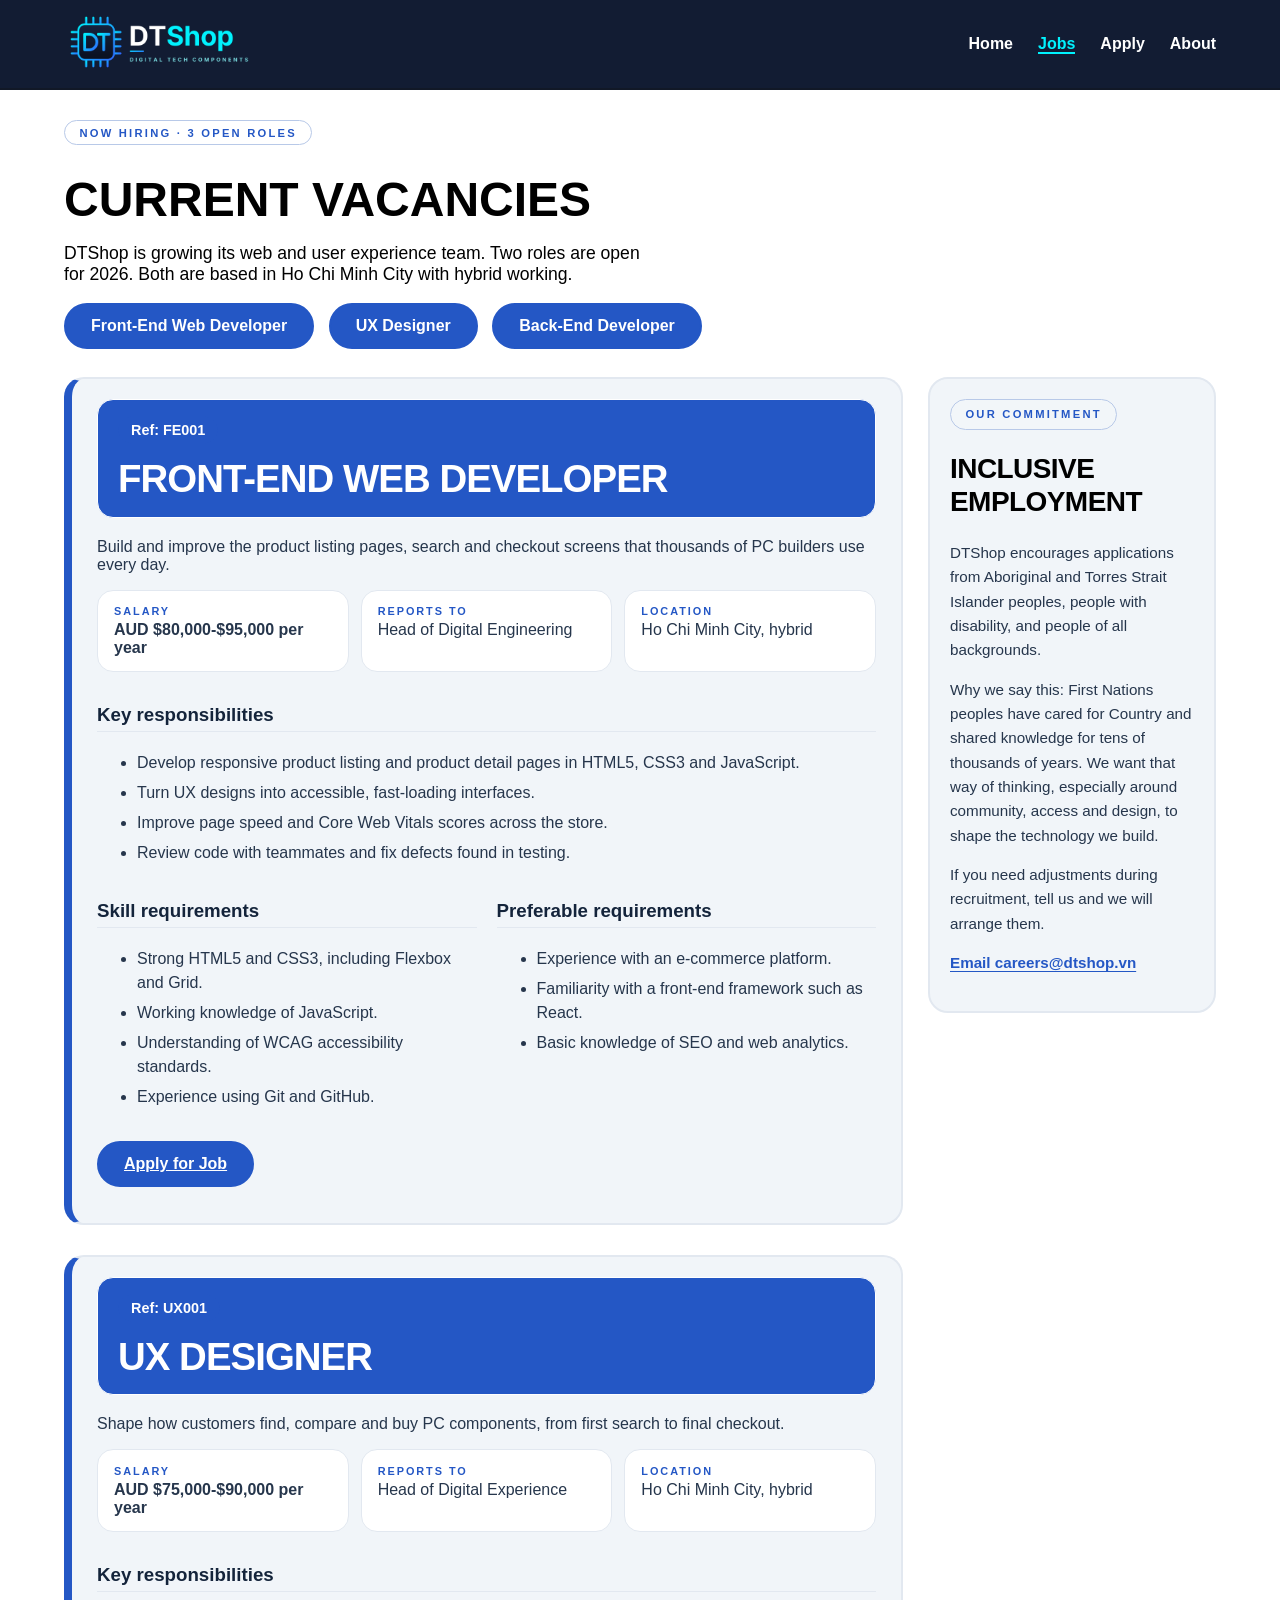
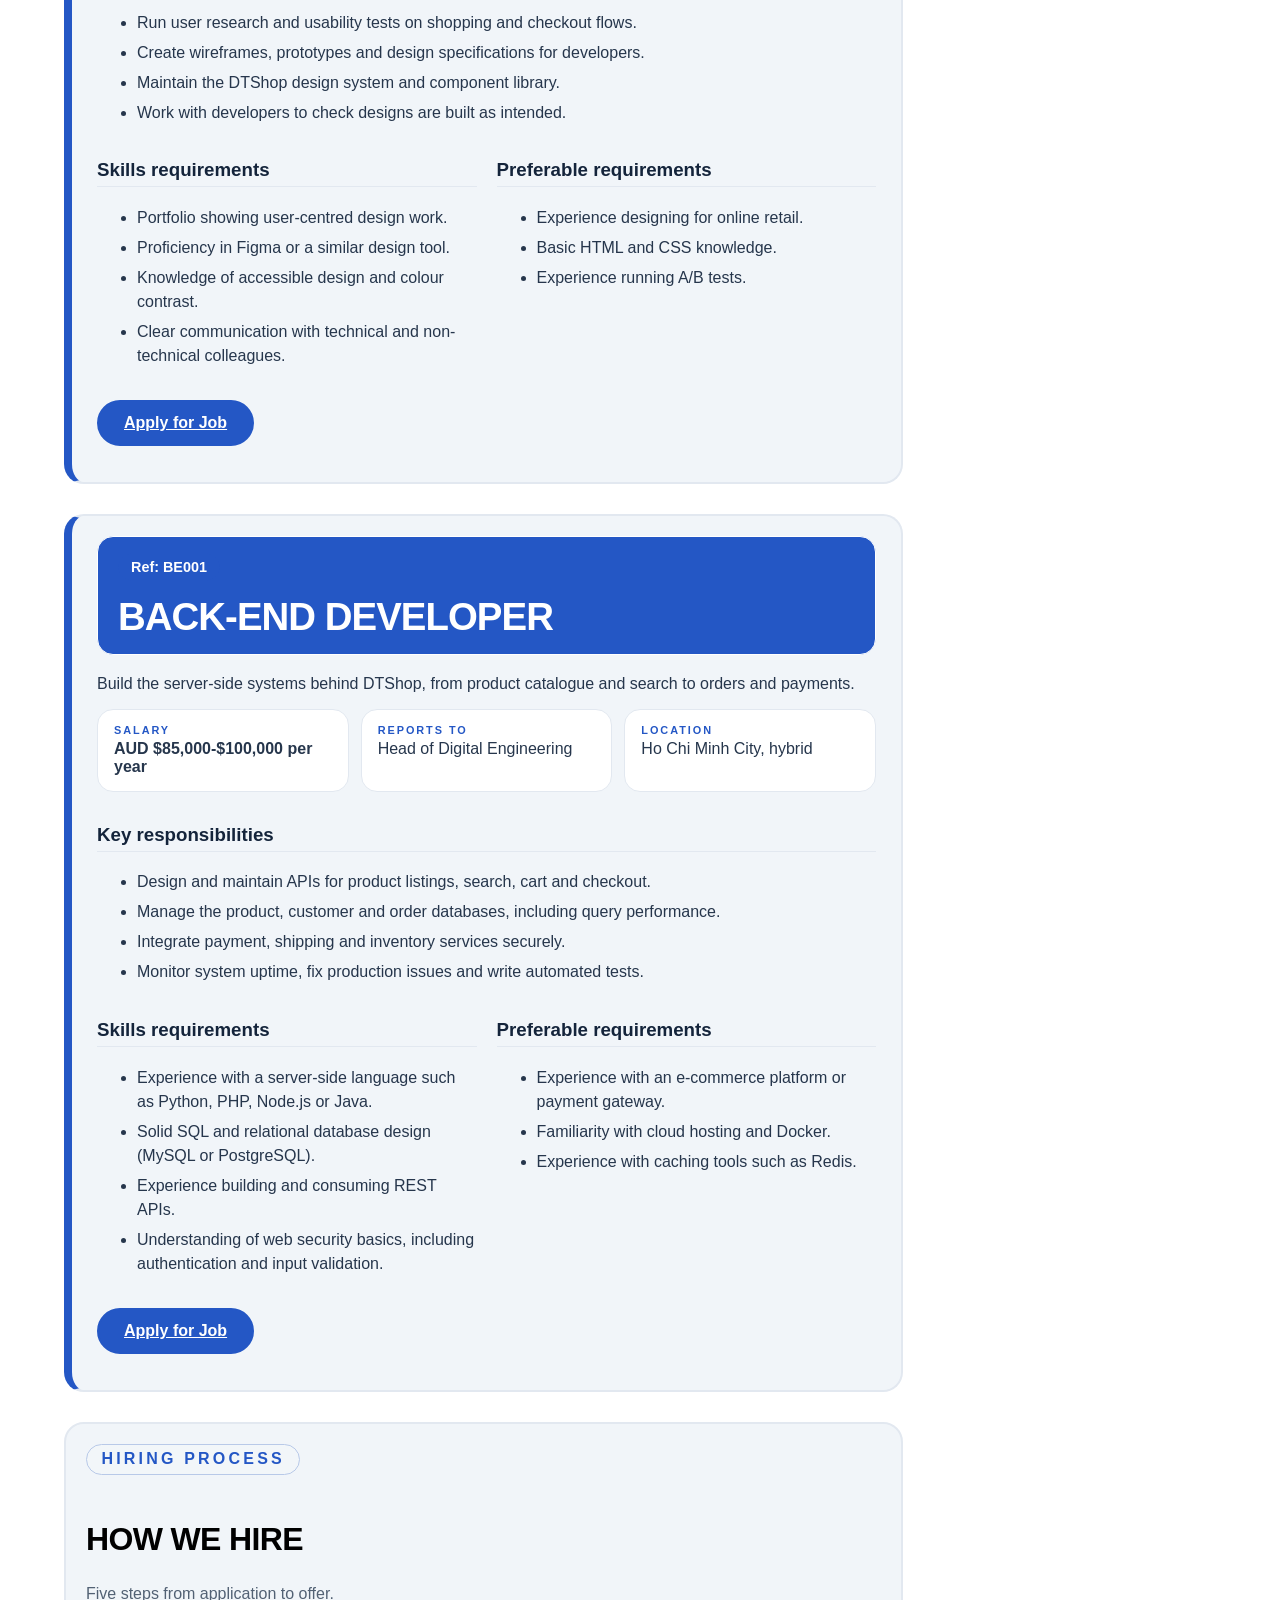
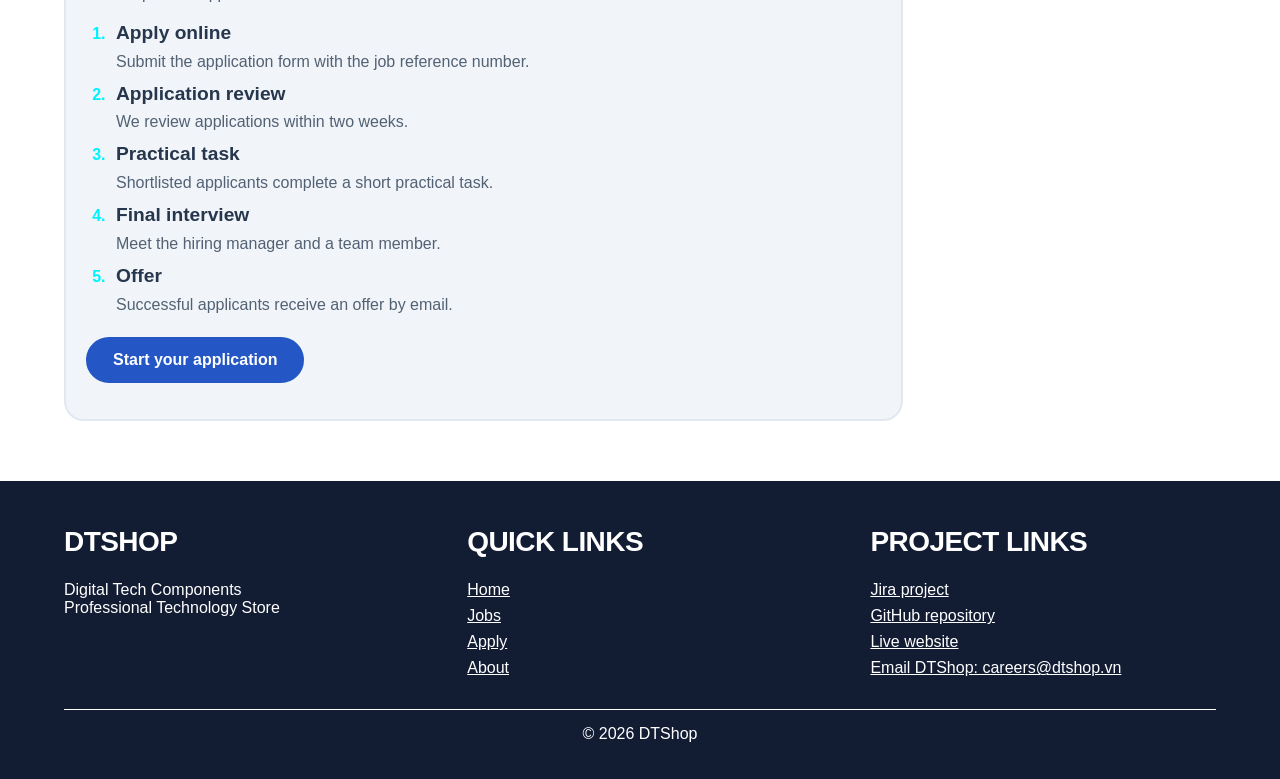
<file: jobs.html>
<!DOCTYPE html>
<html lang="en">

<head>
    <meta charset="UTF-8">
    <meta name="viewport" content="width=device-width, initial-scale=1.0">
    <meta name="description" content="DTShop current vacancies: Front-End Web Developer and UX Designer roles.">
    <meta name="keywords" content="DTShop, jobs, front-end developer, UX designer, COS10026, Project Part 1">
    <meta name="author" content="Wilson's Dream Team">

    <link rel="icon" type="image/png" href="images/logo.png">
    <link rel="stylesheet" href="styles/styles.css">
    <title>DTShop - Jobs</title>
</head>

<body>
    <header>
        <a href="index.html"><img src="images/logo.png" alt="DTShop logo - Digital Tech Components" width="200"></a>
        <nav>
            <ul>
                <li><a href="index.html">Home</a></li>
                <li><a href="jobs.html" aria-current="page">Jobs</a></li>
                <li><a href="apply.html">Apply</a></li>
                <li><a href="about.html">About</a></li>
            </ul>
        </nav>
    </header>

    <main>
        <section class="page-intro">
            <p class="eyebrow">Now hiring &middot; 3 open roles</p>
            <h1>Current vacancies</h1>
            <p>
                DTShop is growing its web and user experience team. Two roles are open for 2026. Both are based in
                Ho Chi Minh City with hybrid working.
            </p>
            <nav class="jump-links" aria-label="Jump to a job">
                <a class="button" href="#F1">Front-End Web Developer</a>
                <a class="button" href="#U1">UX Designer</a>
                <a class="button" href="#B1">Back-End Developer</a>
            </nav>
        </section>
        <br>
        <div class="jobs-layout">
            <aside class="side-note" aria-labelledby="eeo-title">
                <p class="eyebrow">Our commitment</p>
                <h2 id="eeo-title">Inclusive employment</h2>
                <p>DTShop encourages applications from Aboriginal and Torres Strait Islander peoples, people with disability, and people of
                all backgrounds.</p>
                <p>Why we say this: First Nations peoples have cared for Country and shared knowledge for tens of thousands of years. We
                want that way of thinking, especially around community, access and design, to shape the technology we build.</p>
                <p>If you need adjustments during recruitment, tell us and we will arrange them.</p>
                <p><a href="mailto:careers@dtshop.vn">Email careers@dtshop.vn</a></p>
            </aside>


            <div class="jobs-content">

                <article class="job" id='F1'>
                    <header class="job-header">
                        <p class="ref">Ref: FE001</p>
                        <h2 id="fe-title">Front-End Web Developer</h2>
                    </header>

                    <p>Build and improve the product listing pages, search and checkout screens that thousands of
                        PC builders use every day.</p>

                    <dl class="job-meta">
                        <div>
                            <dt>Salary</dt>
                            <dd class="salary">AUD $80,000-$95,000 per year</dd>
                        </div>
                        <div>
                            <dt>Reports to</dt>
                            <dd>Head of Digital Engineering</dd>
                        </div>
                        <div>
                            <dt>Location</dt>
                            <dd>Ho Chi Minh City, hybrid</dd>
                        </div>
                    </dl>

                    <section>
                        <h3>Key responsibilities</h3>
                        <ul>
                            <li>Develop responsive product listing and product detail pages in HTML5, CSS3 and
                                JavaScript.</li>
                            <li>Turn UX designs into accessible, fast-loading interfaces.</li>
                            <li>Improve page speed and Core Web Vitals scores across the store.</li>
                            <li>Review code with teammates and fix defects found in testing.</li>
                        </ul>
                    </section>

                    <section class="job-columns">
                        <div>
                            <h3>Skill requirements</h3>
                            <ul>
                                <li>Strong HTML5 and CSS3, including Flexbox and Grid.</li>
                                <li>Working knowledge of JavaScript.</li>
                                <li>Understanding of WCAG accessibility standards.</li>
                                <li>Experience using Git and GitHub.</li>
                            </ul>
                        </div>
                        <div>
                            <h3>Preferable requirements</h3>
                            <ul>
                                <li>Experience with an e-commerce platform.</li>
                                <li>Familiarity with a front-end framework such as React.</li>
                                <li>Basic knowledge of SEO and web analytics.</li>
                            </ul>
                        </div>
                    </section>

                    <p class="button"><a href="apply.html">Apply for Job</a></p>
                </article>

                <article class="job" id='U1'>
                    <header class="job-header">
                        <p class="ref">Ref: UX001</p>
                        <h2 id="ux-title">UX Designer</h2>
                    </header>

                    <p>Shape how customers find, compare and buy PC components, from first search to final
                        checkout.</p>

                    <dl class="job-meta">
                        <div>
                            <dt>Salary</dt>
                            <dd class="salary">AUD $75,000-$90,000 per year</dd>
                        </div>
                        <div>
                            <dt>Reports to</dt>
                            <dd>Head of Digital Experience</dd>
                        </div>
                        <div>
                            <dt>Location</dt>
                            <dd>Ho Chi Minh City, hybrid</dd>
                        </div>
                    </dl>


                    <section>
                        <h3>Key responsibilities</h3>
                        <ul>
                            <li>Run user research and usability tests on shopping and checkout flows.</li>
                            <li>Create wireframes, prototypes and design specifications for developers.</li>
                            <li>Maintain the DTShop design system and component library.</li>
                            <li>Work with developers to check designs are built as intended.</li>
                        </ul>
                    </section>

                    <section class="job-columns">
                        <div>
                            <h3>Skills requirements</h3>
                            <ul>
                                <li>Portfolio showing user-centred design work.</li>
                                <li>Proficiency in Figma or a similar design tool.</li>
                                <li>Knowledge of accessible design and colour contrast.</li>
                                <li>Clear communication with technical and non-technical colleagues.</li>
                            </ul>
                        </div>
                        <div>
                            <h3>Preferable requirements</h3>
                            <ul>
                                <li>Experience designing for online retail.</li>
                                <li>Basic HTML and CSS knowledge.</li>
                                <li>Experience running A/B tests.</li>
                            </ul>
                        </div>
                    </section>

                    <p class="button"><a href="apply.html">Apply for Job</a></p>
                </article>   

                <article class="job" id="B1">
                    <header class="job-header">
                        <p class="ref">Ref: BE001</p>
                        <h2 id="backend-title">Back-End Developer</h2>
                    </header>
                
                    <p>Build the server-side systems behind DTShop, from product catalogue and search to orders and payments.</p>
                
                    <dl class="job-meta">
                        <div>
                            <dt>Salary</dt>
                            <dd class="salary">AUD $85,000-$100,000 per year</dd>
                        </div>
                        <div>
                            <dt>Reports to</dt>
                            <dd>Head of Digital Engineering</dd>
                        </div>
                        <div>
                            <dt>Location</dt>
                            <dd>Ho Chi Minh City, hybrid</dd>
                        </div>
                    </dl>
                
                    <section>
                        <h3>Key responsibilities</h3>
                        <ul>
                            <li>Design and maintain APIs for product listings, search, cart and checkout.</li>
                            <li>Manage the product, customer and order databases, including query performance.</li>
                            <li>Integrate payment, shipping and inventory services securely.</li>
                            <li>Monitor system uptime, fix production issues and write automated tests.</li>
                        </ul>
                    </section>
                
                    <section class="job-columns">
                        <div>
                            <h3>Skills requirements</h3>
                            <ul>
                                <li>Experience with a server-side language such as Python, PHP, Node.js or Java.</li>
                                <li>Solid SQL and relational database design (MySQL or PostgreSQL).</li>
                                <li>Experience building and consuming REST APIs.</li>
                                <li>Understanding of web security basics, including authentication and input validation.</li>
                            </ul>
                        </div>
                        <div>
                            <h3>Preferable requirements</h3>
                            <ul>
                                <li>Experience with an e-commerce platform or payment gateway.</li>
                                <li>Familiarity with cloud hosting and Docker.</li>
                                <li>Experience with caching tools such as Redis.</li>
                            </ul>
                        </div>
                    </section>
                
                    <p class="button"><a href="apply.html">Apply for Job</a></p>
                </article>


                <section class="box" aria-labelledby="process-title">
                    <p class="eyebrow">Hiring process</p>
                    <h2 id="process-title">How we hire</h2>
                    <p class="hire-intro">Five steps from application to offer.</p>
                
                    <ol class="steps">
                        <li>
                            <h3>Apply online</h3>
                            <p>Submit the application form with the job reference number.</p>
                        </li>
                        <li>
                            <h3>Application review</h3>
                            <p>We review applications within two weeks.</p>
                        </li>
                        <li>
                            <h3>Practical task</h3>
                            <p>Shortlisted applicants complete a short practical task.</p>
                        </li>
                        <li>
                            <h3>Final interview</h3>
                            <p>Meet the hiring manager and a team member.</p>
                        </li>
                        <li>
                            <h3>Offer</h3>
                            <p>Successful applicants receive an offer by email.</p>
                        </li>
                    </ol>
                
                    <p><a class="button" href="apply.html">Start your application</a></p>
                </section>
            </div>
        </div>
    </main>

    <footer>
        <div class="footer-columns">

            <section>
                <h2>DTShop</h2>
                <p>Digital Tech Components<br>Professional Technology Store</p>
            </section>

            <section>
                <h2>Quick Links</h2>
                <ul>
                    <li><a href="index.html">Home</a></li>
                    <li><a href="jobs.html">Jobs</a></li>
                    <li><a href="apply.html">Apply</a></li>
                    <li><a href="about.html">About</a></li>
                </ul>
            </section>

            <section>
                <h2>Project Links</h2>
                <ul>
                    <li><a href="https://cos10026wilsondoan.atlassian.net/jira/software/projects/SCRUM/boards/1"
                            title="Jira project">Jira project</a></li>
                    <li><a href="https://github.com/reynard-2007/COS10026" title="GitHub repository">GitHub
                            repository</a></li>
                    <li><a href="https://reynard-2007.github.io/Wilsons_Dream_Team/"
                            title="Live website on GitHub Pages">Live website</a></li>
                    <li><a href="mailto:careers@dtshop.vn" title="Email DTShop">Email DTShop: careers@dtshop.vn</a></li>
                </ul>
            </section>

        </div>
        <p class="copyright">&copy; 2026 DTShop</p>
    </footer>

</body>

</html>
</file>
<file: styles/styles.css>
/*

filename: styles.css

author: Wilson's Dream Team

created: 18/10/2026

last modified: 23/11/2026

description: Shared stylesheet for index, jobs, apply, about (Part 1)
and process_eoi, manage, login, search (Part 2)

*/
/*---------------------------------index+about---------------------------------- */
/* setup*/

body {
    background-color: #ffffff;
    color: #000000;
    font-family: Arial, sans-serif;
    margin: 0;
    padding: 0;
}

h1 {
    font-size: 48px;
    font-weight: 900;
    line-height: 1.05;
    text-transform: uppercase;
    color: #000000;
    margin: 10px 0;
}

h2 {
    color: #000000;
    font-size: 1.75rem;
    font-weight: 900;
    line-height: 1.15;
    letter-spacing: -0.02em;
    text-transform: uppercase;
}

a {
    color: #ffffff;
}


img {
    max-width: 100%;
    height: auto;
}

main {
    width: 90%;
    margin: 0 auto;
}

/*header */

header {
    background-color: #121c33;
    color: #ffffff;
    display: flex;
    justify-content: space-between;
    align-items: center;
    padding: 10px 5%;
    border-bottom: 2px solid #111827;
}

header img {
    width: 200px;
    height: auto;
}

nav ul {
    display: flex;
    list-style-type: none;
    margin: 0;
    padding: 0;
}

nav li {
    margin-left: 25px;
}

nav a {
    text-decoration: none;
    font-weight: bold;
    transition: color 0.3s ease;
}

nav a:hover {
    color: #00f2fe;
}

nav a[aria-current="page"] {
    color: #00f2fe;
    border-bottom: 2px solid #00f2fe;
}

/*page */

/* Background graphic for the home page*/
.top-section {
    display: flex;
    align-items: stretch;
    justify-content: space-between;
    gap: 24px;
    padding: 30px 0;
    background-color: transparent;
    background-repeat: no-repeat;
    background-position: center;
    background-size: cover;
    border-radius: 0;
    color: #26364C;
}

.intro-text {
    flex: 1 1 0;
    width: auto;
    box-sizing: border-box;
    padding: 28px;
    background-color: #F1F5F9;
    border: 2px solid #E2E8F0;
    border-radius: 20px;
    color: #26364C;
    transition: transform 0.3s ease, border-color 0.3s ease, box-shadow 0.3s ease;
}

.hiring {
    display: inline-block;
    margin: 0 0 1.25rem;
    padding: 0.35rem 0.9rem;
    font-size: 0.7rem;
    font-weight: 700;
    letter-spacing: 0.2em;
    text-transform: uppercase;
    color: #2457C5;
    background: rgba(36, 87, 197, 0.07);
    border: 1px solid #B8C9E8;
    border-radius: 999px;
}

.tags {
    list-style-type: none;
    padding: 0;
}

.tags li {
    background-color: #F1F5F9;
    border: 1px solid #E2E8F0;
    padding: 8px 15px;
    margin-bottom: 8px;
    color: #26364C;
}
.right-box {
    flex: 0 0 36%;
    width: auto;
    box-sizing: border-box;
    background-color: #F1F5F9;
    border: 2px solid #E2E8F0;
    padding: 20px;
    border-radius: 20px;
    color: #26364C;
    transition: transform 0.3s ease, border-color 0.3s ease, box-shadow 0.3s ease;
}

.right-box ul {
    list-style-type: none;
    padding: 0;
}

.right-box li {
    background-color: #F1F5F9;
    border: 1px solid #E2E8F0;
    padding: 10px;
    margin-bottom: 10px;
    border-radius: 6px;
    color: #26364C;
}

/*box,button*/
.button, 
button[type="submit"] {
    display: inline-block;
    background-color: #2457C5;
    border: 2px solid #2457C5;
    color: #ffffff;
    padding: 12px 25px;
    margin-right: 10px;
    text-decoration: none;
    border-radius: 999px;
    font-weight: bold;
    text-align: center;
    cursor: pointer;
    transition: background-color 0.3s ease, color 0.3s ease, transform 0.2s ease, box-shadow 0.3s ease;
}

.button:hover, 
button[type="submit"]:hover {
    background-color: #1D46A5;
    color: #ffffff;
    transform: translateY(-2px);
    box-shadow: 0 4px 12px rgba(0, 242, 254, 0.4);

}
.box {
    background-color: #F1F5F9;
    border: 2px solid #E2E8F0;
    border-radius: 20px;
    padding: 20px;
    margin-bottom: 30px;
    color: #26364C;
}

.search-select,
.search-input {
    display: block;
    width: 100%;
    padding: 12px 15px;
    margin-top: 5px;
    background-color: #ffffff;
    color: #26364C;
    border: 2px solid #CBD5E1;
    border-radius: 8px;
    font-size: 15px;
    cursor: pointer;
    box-sizing: border-box;
    transition: border-color 0.3s ease, box-shadow 0.3s ease;
}

.search-input {
    cursor: text;
}

.search-select:focus,
.search-input:focus {
    box-shadow: 0 0 10px rgba(0, 242, 254, 0.5);
}

.search-select option {
    background-color: #ffffff;
    color: #26364C;
    padding: 10px;
}

input, button {
    padding: 8px;
    margin: 5px;
}

/* table*/

table {
    border-collapse: collapse;
    width: 100%;
}

caption {
    padding: 8px;
    font-weight: bold;
}

th, td {
    border: 1px solid #E2E8F0;
    padding: 10px 12px;
    text-align: left;
}

th {
    background-color: #000000;
    color: #00f2fe;
}

/* animation*/
.intro-text,
.right-box,
.right-box li,

table tbody tr,

.box,

.tags li,

.photo,

.job {
    transition: all 0.3s ease;
}

.intro-text:hover,
.right-box:hover {
    transform: translateY(-5px);
    border-color: #2457C5;
    box-shadow: 0 12px 24px rgba(36, 87, 197, 0.12);
}

.right-box li:hover {
    transform: translateX(8px);
    background-color: #E7EEFF;
    border-color: #2457C5;
    box-shadow: -4px 0 12px rgba(36, 87, 197, 0.12);
}

.photo:hover {
    transform: scale(1.03);
    filter: drop-shadow(0 0 10px rgba(0, 242, 254, 0.5));
}

table tbody tr:hover {
    background-color: #E7EEFF;
    border-color: #2457C5;
    cursor: pointer;
}

table tbody tr:hover td {
    color: #2457C5;
    border-color: #E2E8F0;
}

.box:hover {
    border-color: #B8C9E8;
    box-shadow: 0 0 15px rgba(36, 87, 197, 0.10);
}

search-title.box:hover {
    border-color: #B8C9E8;
    box-shadow: 0 0 15px rgba(36, 87, 197, 0.10);
}

.tags li:hover {
    transform: translateY(-3px);
    background-color: #E7EEFF;
    color: #14243B;
    box-shadow: 0 4px 8px rgba(36, 87, 197, 0.10);
}

/*footer*/

footer {
    padding: 20px 5%;
    background-color: #121c33;
    border-top: 2px solid #121c33;
    color: #ffffff;
}

.footer-columns {
    display: flex;
    justify-content: space-between;
}

.footer-columns section {
    width: 30%;
}

footer h2 {
    color: #FFFFFF;
}

footer ul {
    list-style-type: none;
    padding: 0;
}

footer li {
    margin-bottom: 8px;
}

.copyright {
    text-align: center;
    border-top: 1px solid #ffffff;
    padding-top: 15px;
}
/*photo fun facts of about*/
.team-photo {
    width: 60px;      
    height: 60px;      
    object-fit: cover; 
    border-radius: 50%;
    border: 2px solid #2457C5; 
    display: block;
    margin: 0 auto;  
}
/* Fun facts table (about page): add class="fun-facts" to that table */
.fun-facts td,
.fun-facts th {
    text-align: center;
    vertical-align: middle;
    padding: 10px 8px;
}

/*---------------------------------jobs---------------------------------- */


.page-intro {
    padding: 30px 0 10px;
}

.jump-links {
    margin-top: 15px;
}

.page-intro .eyebrow {
    font-size: 0.7rem;
}

.eyebrow {
    display: inline-block;
    margin: 0 0 1.25rem;
    padding: 0.35rem 0.9rem;
    font-weight: 700;
    letter-spacing: 0.2em;
    text-transform: uppercase;
    color: #2457C5;
    background: rgba(247, 247, 248, 0.07);;
    border: 1px solid #B8C9E8;
    border-radius: 999px;
}

.jobs-layout {
    margin-bottom: 30px;
}

.page-intro p {
    font-size: 1.1rem;
    max-width: 60ch;
}

.page-intro h1 {
    font-weight: 900;
    text-transform: uppercase;
}

aside.side-note {
    float: right;
    width: 25%;
    margin: 0 0 20px 25px;
    padding: 20px;
    border: 2px solid #E2E8F0;
    border-radius: 20px;
    background-color: #F1F5F9;
    color: #26364C;
    font-size: 0.95rem;
    box-sizing: border-box;
    line-height: 1.6;
}

.side-note a {
    color: #2457C5;
    font-weight: 700;
    text-decoration: underline;
    text-underline-offset: 3px;
    transition: color 0.3s ease;
}

.side-note a:hover {
    color: #1D46A5;
}

.side-note .eyebrow{
    font-size: 0.7rem;
    margin: auto;
}

.job:hover {
    transform: translateY(-6px);
    box-shadow: 0 12px 24px rgba(36, 87, 197, 0.12);
    border-color: #2457C5;
}

.jobs-content {
    overflow: hidden;
}

/* One job card */
.job {
    background-color: #F1F5F9;
    border: 2px solid #E2E8F0;
    border-radius: 20px;
    border-left: 8px solid #2457C5;
    padding: 20px 25px;
    margin-bottom: 30px;
    color: #26364C;
}

.job h2 {
    margin: 0;
    font-size: clamp(1.7rem, 4vw, 2.4rem);
    line-height: 1.1;
    letter-spacing: -0.025em;
    color: #ffffff;
}

.job h3 {
    color: #14243B;
    border-bottom: 1px solid #E2E8F0;
    padding-bottom: 5px;
}

.job-header {
    display: flex;
    flex-direction: column;
    align-items: flex-start;
    gap: 0.9rem;
    padding: 16px 20px;
    margin-bottom: 1.25rem;
    background-color: #2457C5;
    border: 1px solid #ffffff;
    border-radius: 16px;
}

.ref {
    margin: 0;
    color: #ffffff;
    background-color: #2457C5;
    border: 1px solid #2457C5;
    border-radius: 999px;
    padding: 5px 12px;
    font-size: 0.9rem;
    font-weight: 700;
}

.job-meta {
    display: grid;
    grid-template-columns: repeat(3, 1fr);
    gap: 0.75rem;
    margin: 0 0 2rem;
}

.job-meta div {
    padding: 0.9rem 1rem;
    background: #ffffff;
    border: 1px solid #E2E8F0;
    border-radius: 1rem;
}

.job-meta dt {
    margin-bottom: 0.25rem;
    font-size: 0.68rem;
    font-weight: 700;
    letter-spacing: 0.18em;
    text-transform: uppercase;
    color: #2457C5;
}

.job-meta dd {
    margin: 0;
    color: #26364C;
}

.job-meta .salary {
    font-weight: 700;
}

/* Essential and preferable requirements side by side */
.job-columns {
    display: grid;
    grid-template-columns: 1fr 1fr;
    gap: 20px;
}

.job li,
.box ol li {
    margin-bottom: 6px;
    line-height: 1.5;
}

/* ---------- Hiring process ---------- */
.box #process-title {
    text-transform:uppercase;
    font-size: 200%;
}

.hire-intro {
    color: #526174;
}

.steps {
    margin: 0 0 20px;
    padding-left: 1.5rem;
}

.steps li {
    margin-bottom: 14px;
    padding-left: 6px;
    line-height: 1.6;
}

.steps li::marker {
    color: #00f2fe;
    font-weight: 700;
}

.steps h3 {
    margin: 0 0 2px;
    padding: 0;
    border: none;
    font-size: 1.2rem;
}

.steps p {
    margin: 0;
    color: #526174;
}



/* Visible keyboard focus (accessibility) */
a:focus-visible,
button:focus-visible,
input:focus-visible,
select:focus-visible,
textarea:focus-visible {
    outline: 3px solid #ffd700;
    outline-offset: 2px;
}

@media (prefers-reduced-motion: reduce) {

    *,
    *::before,
    *::after {
        scroll-behavior: auto;
        transition: none;
        transform: none;
    }

}

@media (max-width: 768px) {
    header {
        flex-direction: column;
        gap: 10px;
    }

    header img {
        width: 200px;
        height: auto;
    }

    nav ul {
        flex-wrap: wrap;
        justify-content: center;
    }

    nav li {
        margin: 5px 12px;
    }

    .top-section,
    .form-layout,
    .footer-columns {
        flex-direction: column;
    }

    .intro-text,
    .right-box,
    .left-section,
    .right-section,
    .footer-columns section {
        width: 100%;
        flex: none;
    }

    .top-section {
        gap: 16px;
        padding: 20px 0;
    }

    /* jobs page: aside goes full width, grids become one column */
    aside.side-note {
        float: none;
        width: 100%;
        margin: 0 0 20px 0;
    }

    .job-meta,
    .job-columns {
        grid-template-columns: 1fr;
    }
}

/*---------------------------------apply---------------------------------- */
/* filename: styles.css
author: Wilson's Dream team
latest update: 23/10/2026 
Description: style for apply.html */

 #Job_apply{
    background-color: #F1F5F9;
    color:#26364C;
    max-width: 1000px;
    margin: auto;
    padding: 25px; 
    border: 2px solid #E2E8F0;
    border-radius: 12px;
}

#h1_apply {
    text-align: center;
    color: #000000;
    font-weight: 900;
    text-transform: uppercase;
}

input, select, textarea {
    padding: 8px;
    box-sizing: border-box;
}

#Job_apply input:not([type="radio"]):not([type="checkbox"]),
#Job_apply select,
#Job_apply textarea {
    width: 100%;
}

fieldset {
    margin-top: 10px;
    margin-bottom: 10px;
    padding: 10px;
}

label {
    display: inline-block;
    margin: 5px 15px 5px 5px;
}

#link_pos {
    color: #2457C5;
}

.form-layout {
    display: flex;
    justify-content: space-between;
    gap: 20px;
}

.left-section {
    width: 48%;
}

.right-section {
    width: 48%;
}

.form-buttons {
    margin-top: 20px;
    padding: 10px;
}

input[type="submit"] {
    background-color: #2457C5;
    color: #ffffff;
    border: 1px solid #2457C5;
}

input[type="reset"] {
    background-color: #E5E7EB;
    color: #374151;
}
/*---------------------------------about---------------------------------- */

/* Student ID badge */
.student-id {
    display: inline-block;
    background-color: #E7EEFF;
    color: #2457C5;
    padding: 2px 8px;
    border-radius: 4px;
    font-size: 0.8rem;
    font-weight: bold;
    margin-left: 8px;
}

/* Group photo with a border */
.group-photo {
    border: 3px solid #E2E8F0;
    border-radius: 12px;
    padding: 10px;
    margin: 20px 0;
    text-align: center;
    background-color: #F1F5F9;
}

.group-photo img {
    max-width: 100%;
    height: auto;
}

.group-photo figcaption {
    margin-top: 8px;
    font-style: italic;
}

/*---------------------------------part 2---------------------------------- */

/* Messages (process_eoi, manage, login) - good contrast on black */
.error {
    color: #B42318;
    font-weight: bold;
}

.success {
    color: #16703C;
    font-weight: bold;
}

/* Wide tables scroll sideways instead of breaking the page (manage, fun facts) */
.table-wrap {
    overflow-x: auto;
    margin-bottom: 30px;
}

.table-wrap table {
    font-size: 0.9rem;
}

.table-wrap th,
.table-wrap td {
    text-align: left;
    vertical-align: middle;
    padding: 8px;
}

/* Status form inside the manage table */
.table-wrap form {
    display: flex;
    align-items: center;
    gap: 6px;
    margin: 0;
}

.table-wrap button {
    padding: 6px 14px;
    margin: 0;
}

/* Filter and delete forms on manage.php */
.manage-form {
    display: flex;
    flex-wrap: wrap;
    align-items: center;
    gap: 10px;
    margin-bottom: 15px;
}

.manage-form label {
    margin: 0;
}

/* Login form (login.php): add class="login-form" to the form */
.login-form {
    max-width: 400px;
    margin: 30px auto;
    padding: 25px;
    background-color: #F1F5F9;
    border: 2px solid #E2E8F0;
    border-radius: 20px;
}

.login-form label,
.login-form input {
    display: block;
    width: 100%;
    margin: 5px 0;
}

.login-form button {
    margin-top: 15px;
}
</file>
